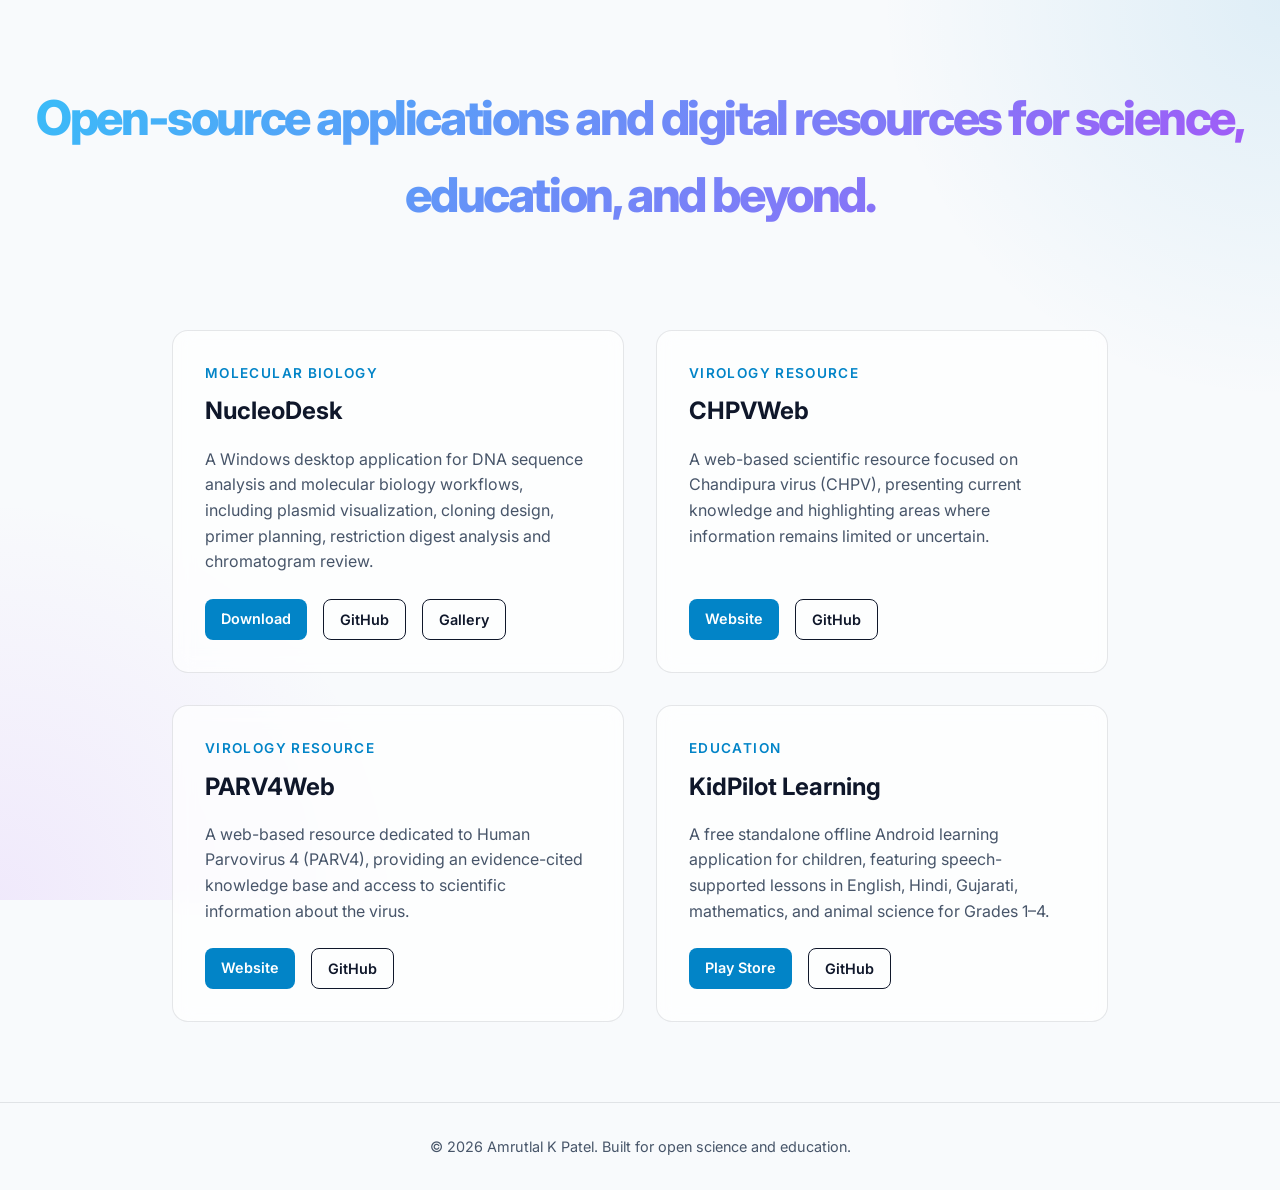
<file: index.html>
<!DOCTYPE html>
<html lang="en">
<head>
    <meta charset="UTF-8">
    <meta name="viewport" content="width=device-width, initial-scale=1.0">
    <title>Amrutlal K Patel | Open Source Software & Applications</title>
    <meta name="description" content="Discover open-source applications and digital resources developed by Amrutlal K Patel, including NucleoDesk, CHPVWeb, PARV4Web, and KidPilot Learning.">
    <meta name="keywords" content="Amrutlal K Patel, NucleoDesk, CHPVWeb, PARV4Web, KidPilot Learning, open source, bioinformatics, Android app">
    <meta name="author" content="Amrutlal K Patel">
    <meta name="google-site-verification" content="wZNarhnK_DB0xSlM1_ogDBZriPdNC71otfTq6GwpkEw" />
    
    <!-- Open Graph / Social -->
    <meta property="og:type" content="website">
    <meta property="og:title" content="Amrutlal K Patel | Open Source Applications">
    <meta property="og:description" content="Explore NucleoDesk, CHPVWeb, PARV4Web, and KidPilot Learning.">
    
    <!-- Google Fonts -->
    <link rel="preconnect" href="https://fonts.googleapis.com">
    <link rel="preconnect" href="https://fonts.gstatic.com" crossorigin>
    <link href="https://fonts.googleapis.com/css2?family=Inter:wght@400;600;700;800&display=swap" rel="stylesheet">
    
    <!-- Custom CSS -->
    <link rel="stylesheet" href="style.css">
    
    <!-- JSON-LD Structured Data for SEO -->
    <script type="application/ld+json">
    [
      {
        "@context": "https://schema.org",
        "@type": "SoftwareApplication",
        "name": "NucleoDesk",
        "alternateName": "NucleoMap",
        "applicationCategory": "EducationalApplication, HealthApplication",
        "operatingSystem": "Windows",
        "description": "A Windows desktop application for DNA sequence analysis and molecular biology workflows, including plasmid visualization, cloning design, and restriction digest analysis.",
        "author": {
          "@type": "Person",
          "name": "Amrutlal K Patel"
        }
      },
      {
        "@context": "https://schema.org",
        "@type": "WebApplication",
        "name": "CHPVWeb",
        "applicationCategory": "EducationalApplication",
        "description": "A web-based scientific resource focused on Chandipura virus (CHPV), presenting information about what is currently known about the virus and highlighting areas where knowledge remains limited.",
        "author": {
          "@type": "Person",
          "name": "Amrutlal K Patel"
        }
      },
      {
        "@context": "https://schema.org",
        "@type": "WebApplication",
        "name": "PARV4Web",
        "applicationCategory": "EducationalApplication",
        "description": "A web-based resource dedicated to Human Parvovirus 4 (PARV4), providing an evidence-cited knowledge base and access to scientific information about the virus.",
        "author": {
          "@type": "Person",
          "name": "Amrutlal K Patel"
        }
      },
      {
        "@context": "https://schema.org",
        "@type": "SoftwareApplication",
        "name": "KidPilot Learning",
        "applicationCategory": "EducationalApplication",
        "operatingSystem": "Android",
        "description": "A free standalone offline Android learning application for children, with lessons in English, Hindi, Gujarati, mathematics and animal science for Grades 1–4.",
        "author": {
          "@type": "Person",
          "name": "Amrutlal K Patel"
        }
      }
    ]
    </script>
</head>
<body>
    <header>
        <h1>Open-source applications and digital resources for science, education, and beyond.</h1>
    </header>

    <main>
        <section class="projects-grid">
            
            <article class="project-card">
                <div class="project-category">Molecular Biology</div>
                <h2><a href="nucleodesk-gallery.html" class="title-link">NucleoDesk</a></h2>
                <p>A Windows desktop application for DNA sequence analysis and molecular biology workflows, including plasmid visualization, cloning design, primer planning, restriction digest analysis and chromatogram review.</p>
                <div class="project-links">
                    <a href="https://github.com/amrutkpatel/NucleoDesk/releases/download/NucleoDesk-v0.2.0/NucleoDesk_0.2.0_x64-setup.exe" class="btn btn-primary">Download</a>
                    <a href="https://github.com/amrutkpatel/NucleoDesk" target="_blank" rel="noopener noreferrer" class="btn btn-secondary">GitHub</a>
                    <a href="nucleodesk-gallery.html" class="btn btn-secondary">Gallery</a>
                </div>
            </article>

            <article class="project-card">
                <div class="project-category">Virology Resource</div>
                <h2>CHPVWeb</h2>
                <p>A web-based scientific resource focused on Chandipura virus (CHPV), presenting current knowledge and highlighting areas where information remains limited or uncertain.</p>
                <div class="project-links">
                    <a href="https://chpv-web.vercel.app/" target="_blank" rel="noopener noreferrer" class="btn btn-primary">Website</a>
                    <a href="https://github.com/amrutkpatel/CHPVWeb" target="_blank" rel="noopener noreferrer" class="btn btn-secondary">GitHub</a>
                </div>
            </article>

            <article class="project-card">
                <div class="project-category">Virology Resource</div>
                <h2>PARV4Web</h2>
                <p>A web-based resource dedicated to Human Parvovirus 4 (PARV4), providing an evidence-cited knowledge base and access to scientific information about the virus.</p>
                <div class="project-links">
                    <a href="https://parv4web.vercel.app/" target="_blank" rel="noopener noreferrer" class="btn btn-primary">Website</a>
                    <a href="https://github.com/amrutkpatel/PARV4Web" target="_blank" rel="noopener noreferrer" class="btn btn-secondary">GitHub</a>
                </div>
            </article>

            <article class="project-card">
                <div class="project-category">Education</div>
                <h2>KidPilot Learning</h2>
                <p>A free standalone offline Android learning application for children, featuring speech-supported lessons in English, Hindi, Gujarati, mathematics, and animal science for Grades 1–4.</p>
                <div class="project-links">
                    <a href="https://play.google.com/store/apps/details?id=org.kidpilot.learning" target="_blank" rel="noopener noreferrer" class="btn btn-primary">Play Store</a>
                    <a href="https://github.com/amrutkpatel/KidPilot-Learning" target="_blank" rel="noopener noreferrer" class="btn btn-secondary">GitHub</a>
                </div>
            </article>

        </section>
    </main>

    <footer>
        <p>&copy; 2026 Amrutlal K Patel. Built for open science and education.</p>
    </footer>

</body>
</html>
</file>
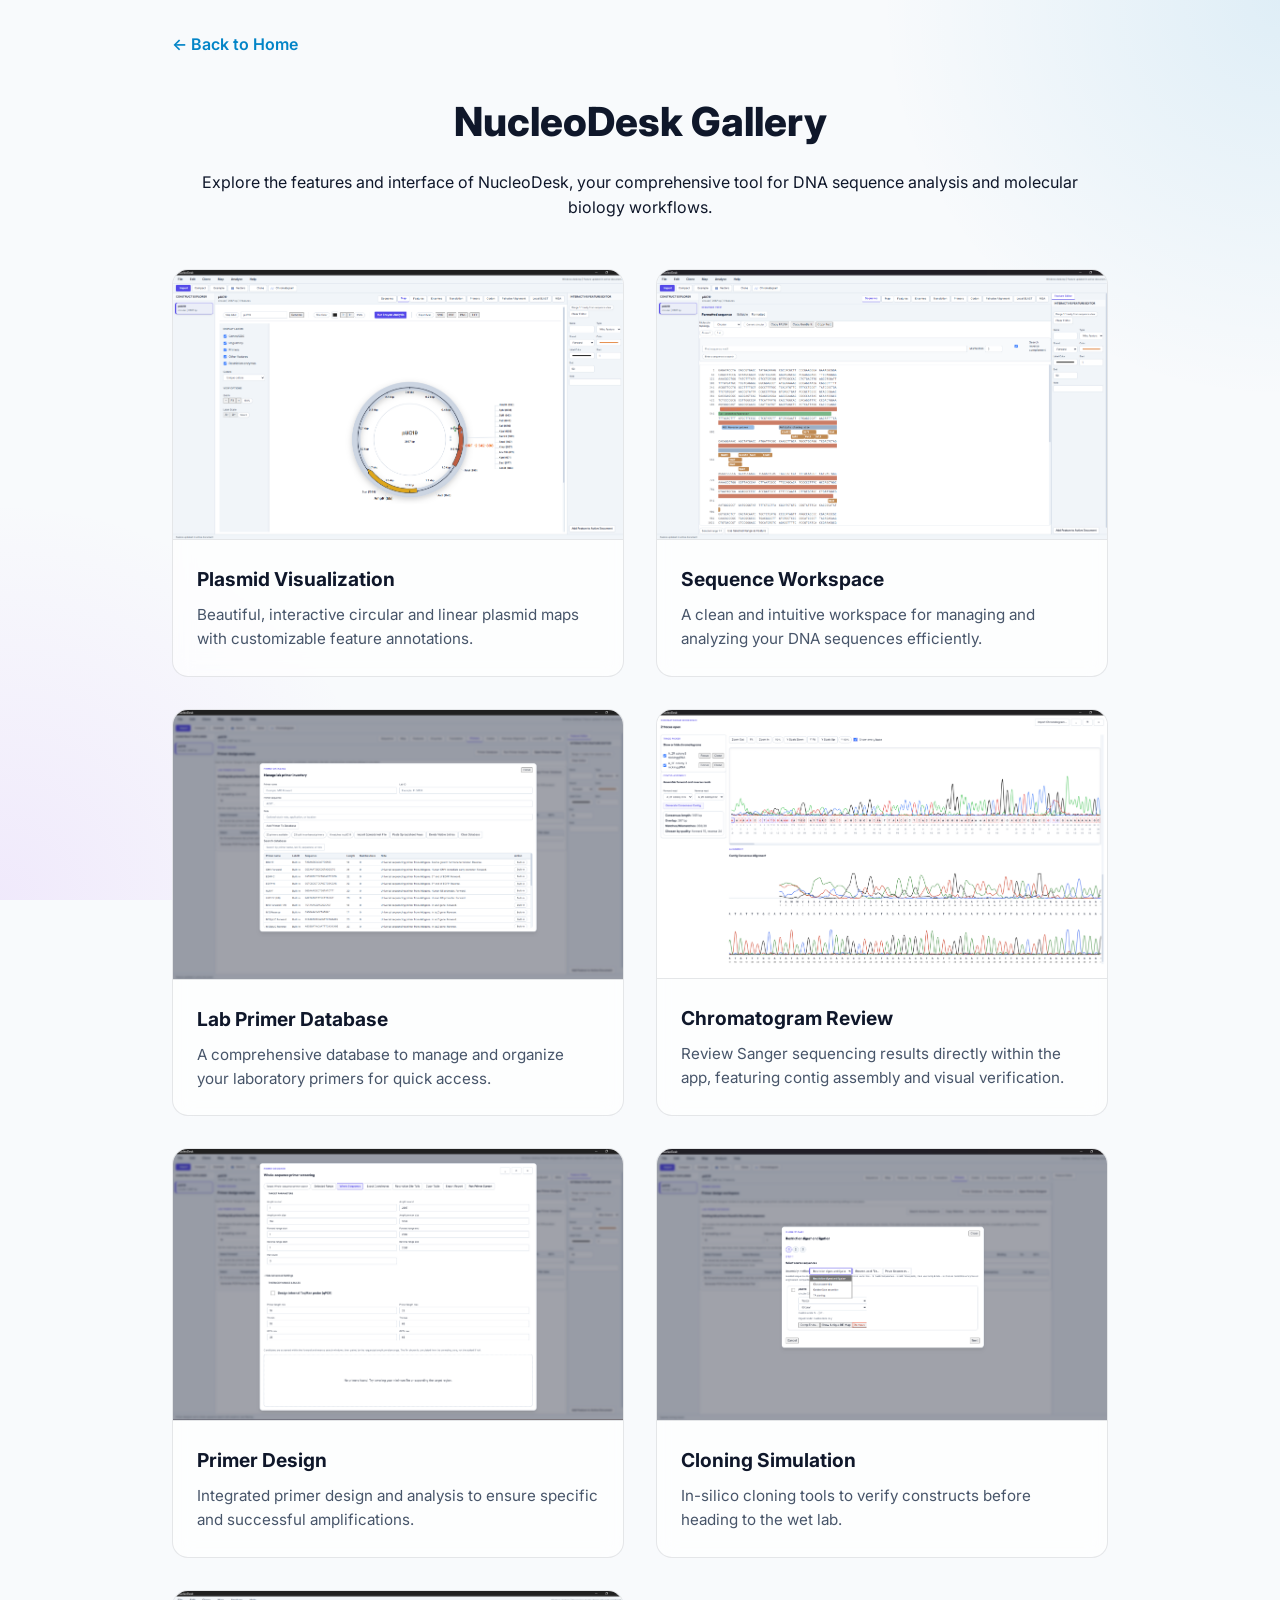
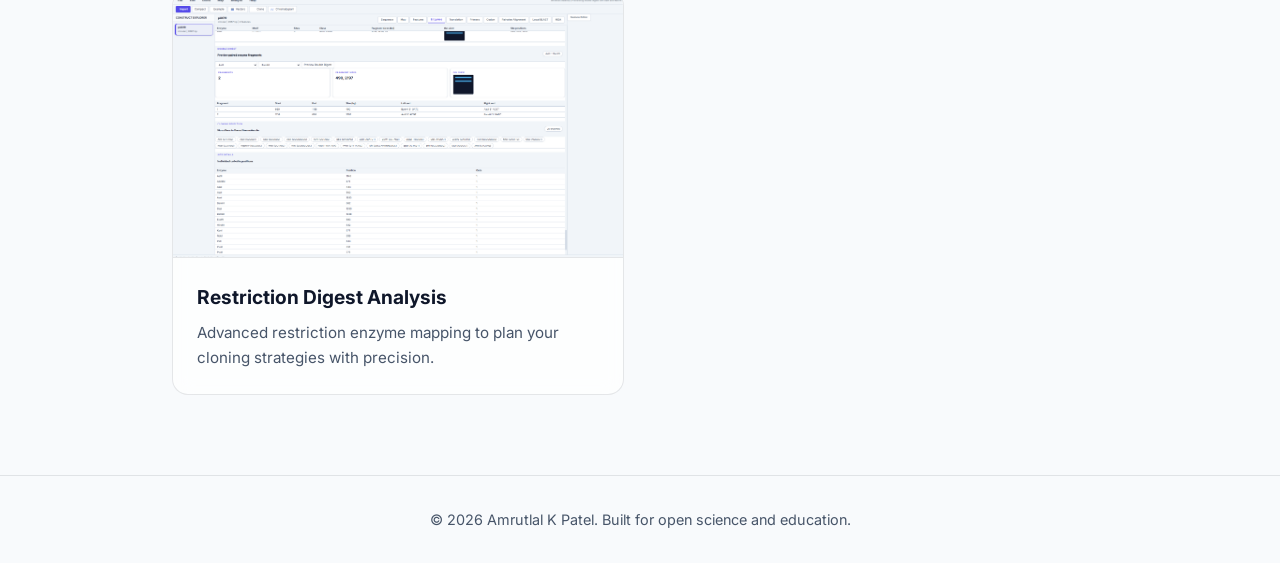
<file: nucleodesk-gallery.html>
<!DOCTYPE html>
<html lang="en">
<head>
    <meta charset="UTF-8">
    <meta name="viewport" content="width=device-width, initial-scale=1.0">
    <title>NucleoDesk Gallery | Amrutlal K Patel</title>
    <meta name="description" content="Gallery of NucleoDesk - A Windows desktop application for DNA sequence analysis.">
    
    <!-- Google Fonts -->
    <link rel="preconnect" href="https://fonts.googleapis.com">
    <link rel="preconnect" href="https://fonts.gstatic.com" crossorigin>
    <link href="https://fonts.googleapis.com/css2?family=Inter:wght@400;600;700;800&display=swap" rel="stylesheet">
    
    <!-- Custom CSS -->
    <link rel="stylesheet" href="style.css">
</head>
<body>
    <main style="padding-top: 2rem;">
        <a href="index.html" class="back-link">← Back to Home</a>
        
        <div class="gallery-header">
            <h2>NucleoDesk Gallery</h2>
            <p>Explore the features and interface of NucleoDesk, your comprehensive tool for DNA sequence analysis and molecular biology workflows.</p>
        </div>

        <section class="gallery-grid">
            <div class="gallery-item">
                <img src="ND_Pics/ND1.png" alt="NucleoDesk Interface 1">
                <div class="gallery-item-content">
                    <h3>Plasmid Visualization</h3>
                    <p>Beautiful, interactive circular and linear plasmid maps with customizable feature annotations.</p>
                </div>
            </div>
            <div class="gallery-item">
                <img src="ND_Pics/ND2.png" alt="NucleoDesk Interface 2">
                <div class="gallery-item-content">
                    <h3>Sequence Workspace</h3>
                    <p>A clean and intuitive workspace for managing and analyzing your DNA sequences efficiently.</p>
                </div>
            </div>
            <div class="gallery-item">
                <img src="ND_Pics/ND3.png" alt="NucleoDesk Interface 3">
                <div class="gallery-item-content">
                    <h3>Lab Primer Database</h3>
                    <p>A comprehensive database to manage and organize your laboratory primers for quick access.</p>
                </div>
            </div>
            <div class="gallery-item">
                <img src="ND_Pics/ND4.png" alt="NucleoDesk Interface 4">
                <div class="gallery-item-content">
                    <h3>Chromatogram Review</h3>
                    <p>Review Sanger sequencing results directly within the app, featuring contig assembly and visual verification.</p>
                </div>
            </div>
            <div class="gallery-item">
                <img src="ND_Pics/ND5.png" alt="NucleoDesk Interface 5">
                <div class="gallery-item-content">
                    <h3>Primer Design</h3>
                    <p>Integrated primer design and analysis to ensure specific and successful amplifications.</p>
                </div>
            </div>
            <div class="gallery-item">
                <img src="ND_Pics/ND6.png" alt="NucleoDesk Interface 6">
                <div class="gallery-item-content">
                    <h3>Cloning Simulation</h3>
                    <p>In-silico cloning tools to verify constructs before heading to the wet lab.</p>
                </div>
            </div>
            <div class="gallery-item">
                <img src="ND_Pics/ND7.png" alt="NucleoDesk Interface 7">
                <div class="gallery-item-content">
                    <h3>Restriction Digest Analysis</h3>
                    <p>Advanced restriction enzyme mapping to plan your cloning strategies with precision.</p>
                </div>
            </div>
        </section>
    </main>

    <footer>
        <p>&copy; 2026 Amrutlal K Patel. Built for open science and education.</p>
    </footer>

</body>
</html>
</file>
<file: style.css>
:root {
  --bg-color: #f8fafc; /* Sleek light slate */
  --card-bg: rgba(255, 255, 255, 0.7);
  --card-border: rgba(15, 23, 42, 0.1);
  --text-main: #0f172a;
  --text-muted: #475569;
  --accent: #0284c7; /* Vibrant blue */
  --accent-hover: #0369a1;
  --font-family: 'Inter', -apple-system, BlinkMacSystemFont, "Segoe UI", Roboto, Helvetica, Arial, sans-serif;
}

* {
  box-sizing: border-box;
  margin: 0;
  padding: 0;
}

body {
  background-color: var(--bg-color);
  color: var(--text-main);
  font-family: var(--font-family);
  line-height: 1.6;
  -webkit-font-smoothing: antialiased;
  -moz-osx-font-smoothing: grayscale;
  background-image: radial-gradient(circle at top right, rgba(2, 132, 199, 0.1), transparent 400px),
                    radial-gradient(circle at bottom left, rgba(168, 85, 247, 0.1), transparent 400px);
  background-attachment: fixed;
  min-height: 100vh;
}

header {
  text-align: center;
  padding: 5rem 2rem 3rem;
}

header h1 {
  font-size: 3rem;
  font-weight: 800;
  letter-spacing: -0.05em;
  background: linear-gradient(135deg, #38bdf8, #a855f7);
  -webkit-background-clip: text;
  -webkit-text-fill-color: transparent;
  margin-bottom: 1rem;
}

header p {
  font-size: 1.2rem;
  color: var(--text-muted);
  max-width: 600px;
  margin: 0 auto;
}

main {
  max-width: 1000px;
  margin: 0 auto;
  padding: 0 2rem 5rem;
}

.projects-grid {
  display: grid;
  grid-template-columns: repeat(auto-fit, minmax(300px, 1fr));
  gap: 2rem;
  margin-top: 2rem;
}

.project-card {
  background: var(--card-bg);
  border: 1px solid var(--card-border);
  border-radius: 16px;
  padding: 2rem;
  backdrop-filter: blur(10px);
  -webkit-backdrop-filter: blur(10px);
  transition: transform 0.3s cubic-bezier(0.4, 0, 0.2, 1), box-shadow 0.3s ease, border-color 0.3s ease;
  display: flex;
  flex-direction: column;
}

.project-card:hover {
  transform: translateY(-5px);
  box-shadow: 0 20px 40px -10px rgba(0, 0, 0, 0.1);
  border-color: rgba(2, 132, 199, 0.3);
}

.project-category {
  font-size: 0.85rem;
  text-transform: uppercase;
  letter-spacing: 0.1em;
  color: var(--accent);
  font-weight: 600;
  margin-bottom: 0.5rem;
}

.project-card h2 {
  font-size: 1.5rem;
  font-weight: 700;
  margin-bottom: 1rem;
  color: var(--text-main);
}

.project-card p {
  color: var(--text-muted);
  margin-bottom: 1.5rem;
  flex-grow: 1;
}

.project-links {
  display: flex;
  gap: 1rem;
  flex-wrap: wrap;
}

.btn {
  display: inline-block;
  padding: 0.5rem 1rem;
  border-radius: 8px;
  font-size: 0.9rem;
  font-weight: 600;
  text-decoration: none;
  transition: all 0.2s ease;
}

.btn-primary {
  background-color: var(--accent);
  color: #ffffff;
}

.btn-primary:hover {
  background-color: var(--accent-hover);
  transform: scale(1.05);
}

.btn-secondary {
  background-color: transparent;
  color: var(--text-main);
  border: 1px solid var(--text-main);
}

.btn-secondary:hover {
  border-color: var(--text-main);
  background-color: rgba(15, 23, 42, 0.05);
}

footer {
  text-align: center;
  padding: 2rem;
  color: var(--text-muted);
  font-size: 0.9rem;
  border-top: 1px solid var(--card-border);
}

/* Animations */
@keyframes fadeIn {
  from { opacity: 0; transform: translateY(20px); }
  to { opacity: 1; transform: translateY(0); }
}

.project-card {
  animation: fadeIn 0.6s ease-out forwards;
  opacity: 0;
}

.project-card:nth-child(1) { animation-delay: 0.1s; }
.project-card:nth-child(2) { animation-delay: 0.2s; }
.project-card:nth-child(3) { animation-delay: 0.3s; }
.project-card:nth-child(4) { animation-delay: 0.4s; }

/* Responsive adjustments */
@media (max-width: 600px) {
  header h1 {
    font-size: 2.2rem;
  }
}

/* Gallery Styles */
.gallery-header {
  text-align: center;
  margin-bottom: 3rem;
}

.gallery-header h2 {
  font-size: 2.5rem;
  font-weight: 800;
  color: var(--text-main);
  margin-bottom: 1rem;
}

.gallery-grid {
  display: grid;
  grid-template-columns: repeat(auto-fit, minmax(300px, 1fr));
  gap: 2rem;
  margin-top: 2rem;
}

.gallery-item {
  background: var(--card-bg);
  border: 1px solid var(--card-border);
  border-radius: 16px;
  overflow: hidden;
  backdrop-filter: blur(10px);
  -webkit-backdrop-filter: blur(10px);
  transition: transform 0.3s ease, box-shadow 0.3s ease;
}

.gallery-item:hover {
  transform: translateY(-5px) scale(1.02);
  box-shadow: 0 20px 40px -10px rgba(0, 0, 0, 0.15);
}

.gallery-item img {
  width: 100%;
  height: auto;
  display: block;
  border-bottom: 1px solid var(--card-border);
}

.gallery-item-content {
  padding: 1.5rem;
}

.gallery-item h3 {
  font-size: 1.2rem;
  font-weight: 700;
  margin-bottom: 0.5rem;
  color: var(--text-main);
}

.gallery-item p {
  color: var(--text-muted);
  font-size: 0.95rem;
}

.back-link {
  display: inline-flex;
  align-items: center;
  margin-bottom: 2rem;
  color: var(--accent);
  text-decoration: none;
  font-weight: 600;
  transition: color 0.2s ease;
}

.back-link:hover {
  color: var(--accent-hover);
  text-decoration: underline;
}

.title-link {
  color: var(--text-main);
  text-decoration: none;
  transition: color 0.2s ease;
}

.title-link:hover {
  color: var(--accent);
}
</file>
